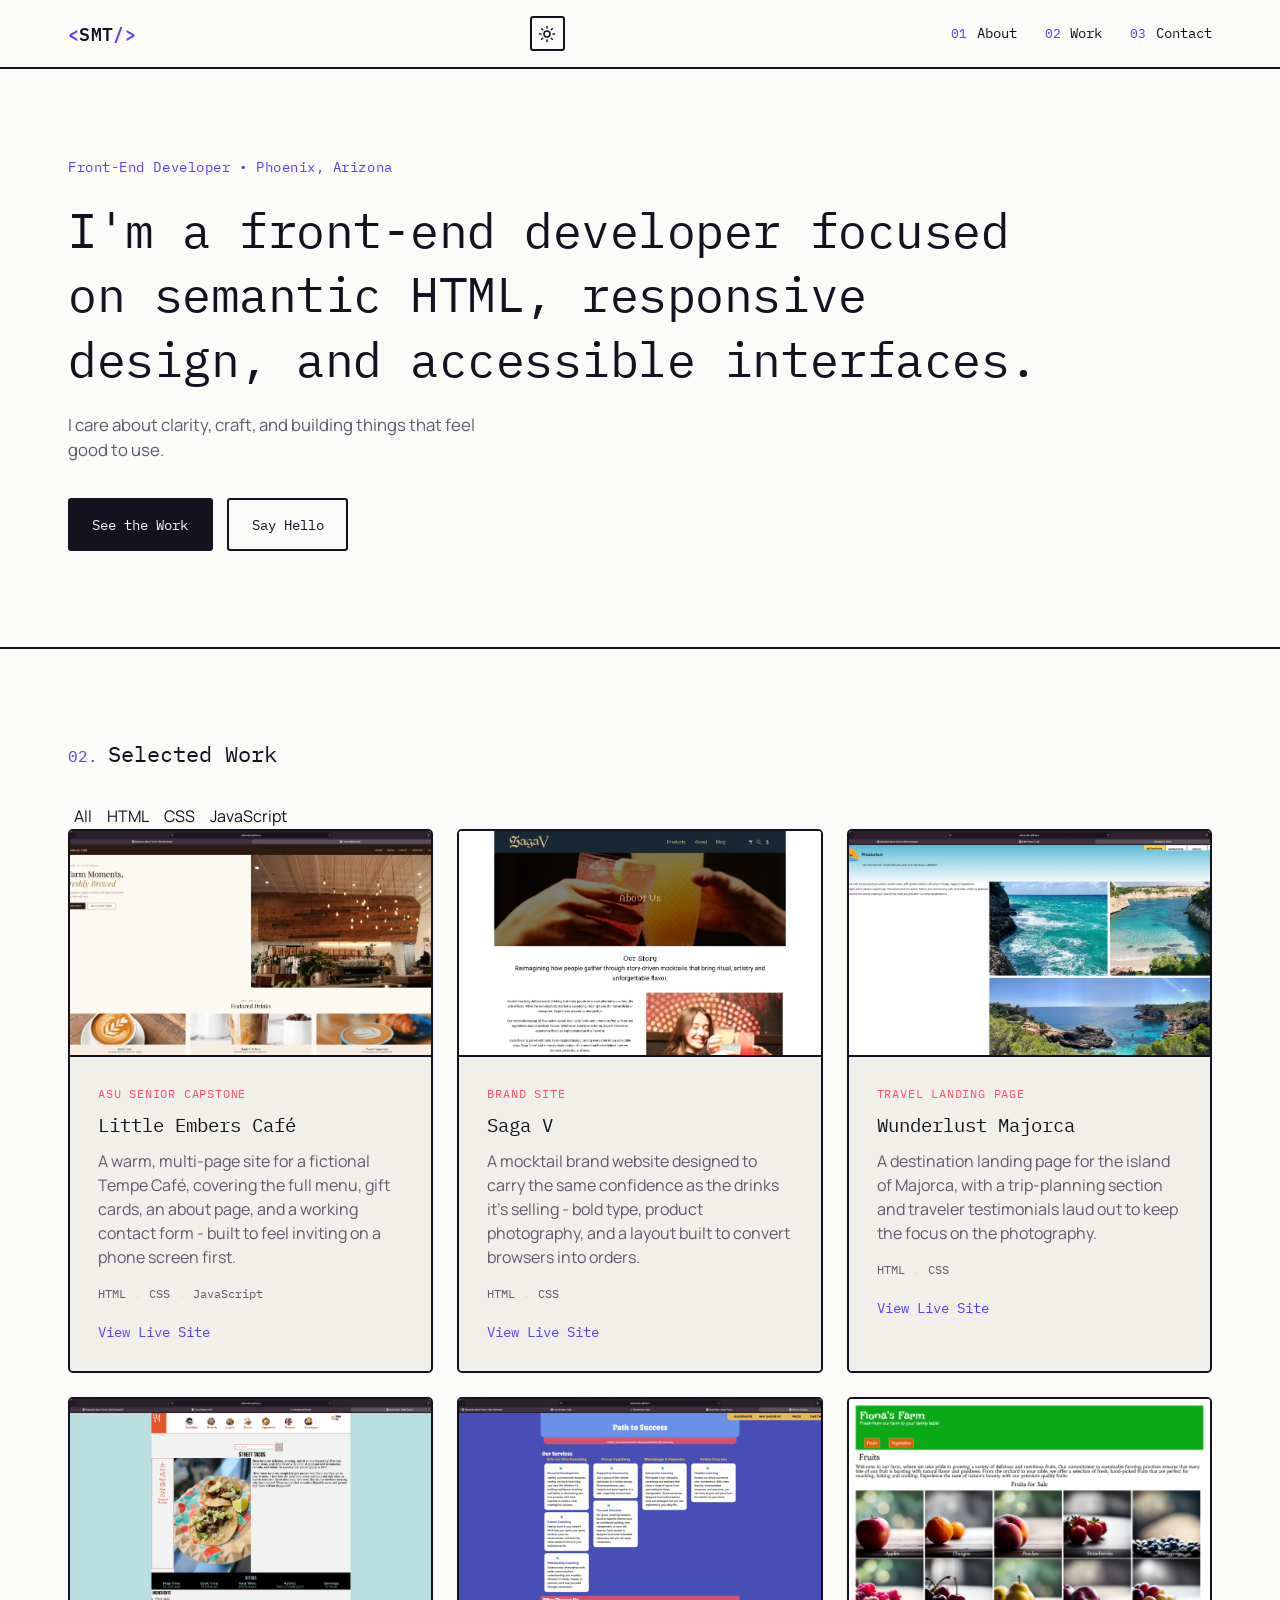
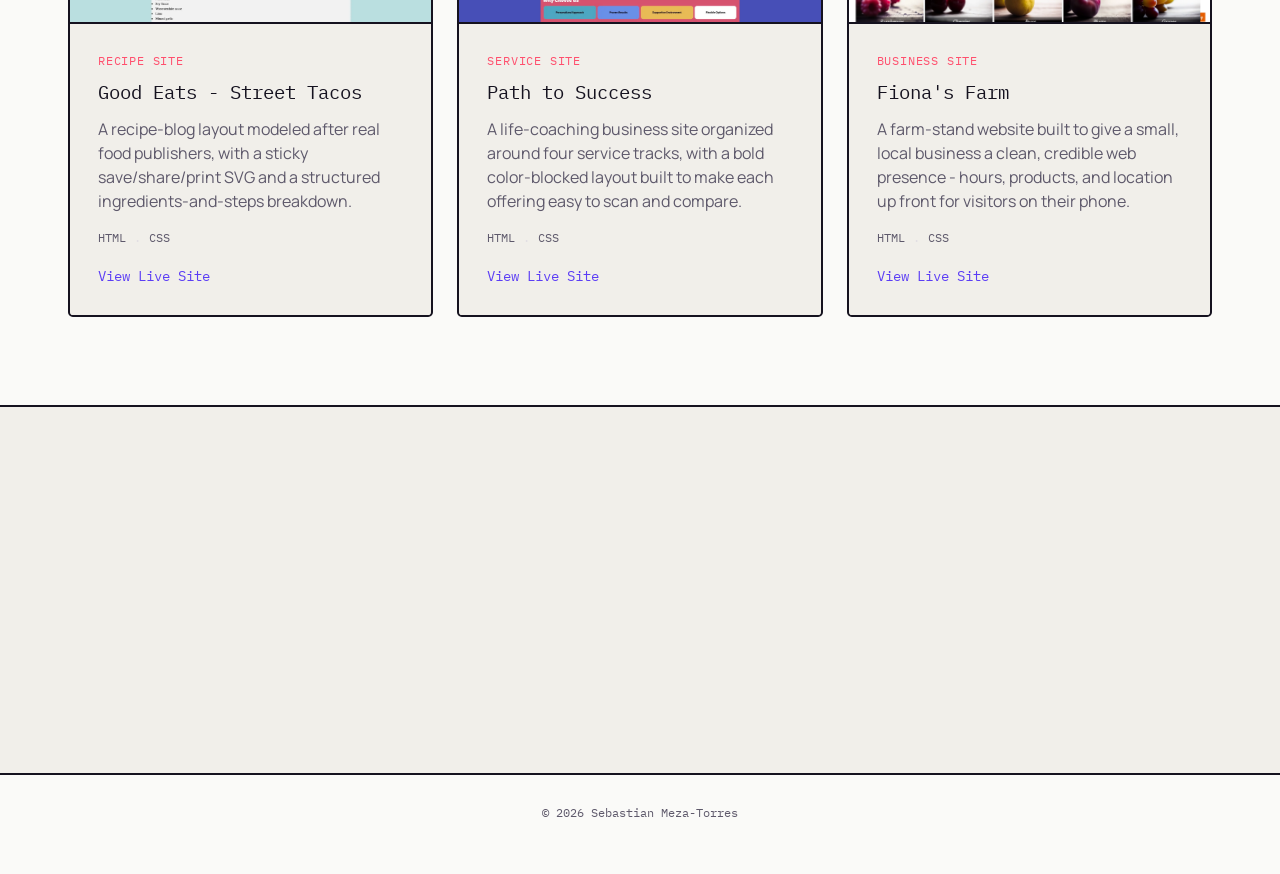
<file: index.html>
<!doctype html>
<html lang="en">
  <head>
    <meta charset="UTF-8" />
    <meta name="author" content="Sebastian Meza-Torres" />
    <meta
      name="keywords"
      content="Portfolio, Web Development, Case Studies, Projects, Contact."
    />
    <meta
      name="description"
      content="Sebastian Meza-Torres, front-end developer in Phoenix, Arizona, turning Figma designs into clean, accessible websites."
    />
    <meta name="viewport" content="width=device-width, initial-scale=1.0" />
    <title>Sebastian Meza-Torres - Front-End Developer</title>
    <link rel="preconnect" href="https://fonts.googleapis.com" />
    <link rel="preconnect" href="https://fonts.gstatic.com" crossorigin />
    <link
      href="https://fonts.googleapis.com/css2?family=IBM+Plex+Mono:wght@400;500;600&family=Manrope:wght@400;500;600;700;800&display=swap"
      rel="stylesheet"
    />
    <link rel="stylesheet" href="css/styles.css" />
  </head>
  <body>
    <a class="skip-link" href="#main">Skip to Content</a>
    <div class="scroll-progress" id="scrollProgress"></div>

    <header class="site-header">
      <div class="wrap header-inner">
        <a
          class="logo"
          href="index.html"
          aria-label="Sebastian Meza-Torres, home"
        >
          <span class="logo-bracket">&lt;</span>SMT<span class="logo-bracket"
            >/&gt;</span
          >
        </a>

        <button
          class="nav-toggle"
          id="navToggle"
          aria-expanded="false"
          aria-controls="primaryNav"
        >
          <span class="visually-hidden">Menu</span>
          <span class="nav-toggle-bar"></span>
          <span class="nav-toggle-bar"></span>
        </button>

        <button
          class="theme-toggle"
          id="themeToggle"
          aria-label="Toggle dark mode"
          aria-pressed="false"
        >
          <svg
            class="icon-sun"
            viewBox="0 0 24 24"
            fill="none"
            stroke="currentColor"
            stroke-width="2"
            stroke-linecap="round"
            stroke-linejoin="round"
            aria-hidden="true"
          >
            <circle cx="12" cy="12" r="4"></circle>
            <path
              d="M12 2v2M12 20v2M4.9 4.9l1.4 1.4M17.7 17.7l1.4 1.4M2 12h2M20 12h2M4.9 19.1l1.4-1.4M17.7 6.3l1.4-1.4"
            ></path>
          </svg>
          <svg
            class="icon-moon"
            viewBox="0 0 24 24"
            fill="none"
            stroke="currentColor"
            stroke-width="2"
            stroke-linecap="round"
            stroke-linejoin="round"
            aria-hidden="true"
          >
            <path d="M21 12.8A9 9 0 1 1 11.2 3a7 7 0 0 0 9.8 9.8z"></path>
          </svg>
        </button>

        <nav class="primary-nav" id="primaryNav" aria-label="Primary">
          <ol>
            <li>
              <a href="about.html"><span class="nav-index">01</span>About</a>
            </li>
            <li>
              <a href="index.html#work"
                ><span class="nav-index">02</span>Work</a
              >
            </li>
            <li>
              <a href="contact.html"
                ><span class="nav-index">03</span>Contact</a
              >
            </li>
          </ol>
        </nav>
      </div>
    </header>

    <main id="main">
      <!-- Hero Section -->

      <section class="hero" id="top">
        <div class="wrap hero-inner">
          <!-- Deleting the image of me as it appears twice. -->
          <div class="hero-copy reveal">
            <p class="eyebrow">Front-End Developer • Phoenix, Arizona</p>
            <h1 class="hero-title scramble">
              I'm a front-end developer focused on semantic HTML, responsive
              design, and accessible interfaces.
            </h1>
            <p class="hero-lede">
              I care about clarity, craft, and building things that feel good to
              use.
            </p>
            <div class="hero-actions">
              <a class="btn btn-primary" href="#work">See the Work</a>
              <a class="btn btn-ghost" href="mailto:smmtorres6@gmail.com"
                >Say Hello</a
              >
            </div>
          </div>
        </div>
      </section>

      <!-- Work Section -->
      <section class="section" id="work">
        <div class="wrap">
          <h2 class="section-heading reveal">
            <span class="section-index">02.</span>Selected Work
          </h2>

          <div
            class="project-filters reveal"
            role="group"
            aria-label="Filter projects by tech"
          >
            <button
              type="button"
              class="filter-btn is-active"
              data-filter="all"
            >
              All
            </button>
            <button type="button" class="filter-btn" data-filter="html">
              HTML
            </button>
            <button type="button" class="filter-btn" data-filter="css">
              CSS
            </button>
            <button type="button" class="filter-btn" data-filter="js">
              JavaScript
            </button>
          </div>

          <ul class="project-list reveal-group">
            <li class="project-card reveal" data-tags="html css js">
              <div class="project-thumb">
                <img
                  src="Images/little-embers.webp"
                  alt="Little Embers Café homepage, showing a warm coffee shop interior photo and featured drinks"
                  loading="lazy"
                  width="800"
                  height="500"
                />
              </div>
              <div class="project-text">
                <p class="project-tag">ASU Senior Capstone</p>
                <h3 class="project-title">Little Embers Café</h3>
                <p class="project-desc">
                  A warm, multi-page site for a fictional Tempe Café, covering
                  the full menu, gift cards, an about page, and a working
                  contact form&nbsp;- built to feel inviting on a phone screen
                  first.
                </p>
                <ul class="project-meta">
                  <li>HTML</li>
                  <li>CSS</li>
                  <li>JavaScript</li>
                </ul>
                <div class="project-links">
                  <a
                    class="project-link"
                    href="https://sebmezator.github.io/little-embers-cafe/"
                    target="_blank"
                    rel="noopener"
                    >View Live Site <span aria-hidden="true"></span
                  ></a>
                </div>
              </div>
            </li>

            <li class="project-card reveal" data-tags="html css">
              <div class="project-thumb">
                <img
                  src="Images/saga-v.webp"
                  alt="Saga V about page, showing hands toasting mocktail glasses"
                  loading="lazy"
                  width="800"
                  height="500"
                />
              </div>

              <div class="project-text">
                <p class="project-tag">Brand Site</p>
                <h3 class="project-title">Saga V</h3>
                <p class="project-desc">
                  A mocktail brand website designed to carry the same confidence
                  as the drinks it's selling&nbsp;- bold type, product
                  photography, and a layout built to convert browsers into
                  orders.
                </p>
                <ul class="project-meta">
                  <li>HTML</li>
                  <li>CSS</li>
                </ul>
                <div class="project-links">
                  <a
                    class="project-link"
                    href="https://tourmaline-trifle-f8573d.netlify.app/about-us"
                    target="_blank"
                    rel="noopener"
                    >View Live Site <span aria-hidden="true"></span
                  ></a>
                </div>
              </div>
            </li>

            <li class="project-card reveal" data-tags="html css">
              <div class="project-thumb">
                <img
                  src="Images/wunderlust-majorca.webp"
                  alt="Wunderlust travel site showing coastal photography of Majorca"
                  loading="lazy"
                  width="800"
                  height="500"
                />
              </div>
              <div class="project-text">
                <p class="project-tag">Travel Landing Page</p>
                <h3 class="project-title">Wunderlust Majorca</h3>
                <p class="project-desc">
                  A destination landing page for the island of Majorca, with a
                  trip-planning section and traveler testimonials laud out to
                  keep the focus on the photography.
                </p>
                <ul class="project-meta">
                  <li>HTML</li>
                  <li>CSS</li>
                </ul>
                <div class="project-links">
                  <a
                    class="project-link"
                    href="https://sebmezator.github.io/Wunderlust/wunderlust-majorca"
                    target="_blank"
                    rel="noopener"
                    >View Live Site <span aria-hidden="true"></span
                  ></a>
                </div>
              </div>
            </li>

            <li class="project-card reveal" data-tag="html css">
              <div class="project-thumb">
                <img
                  src="Images/good-eats.webp"
                  alt="Good Eats recipe page for street tacos, showing a recipe photo and ingredient list"
                  loading="lazy"
                  width="800"
                  height="500"
                />
              </div>
              <div class="project-text">
                <p class="project-tag">Recipe Site</p>
                <h3 class="project-title">Good Eats - Street Tacos</h3>
                <p class="project-desc">
                  A recipe-blog layout modeled after real food publishers, with
                  a sticky save/share/print SVG and a structured
                  ingredients-and-steps breakdown.
                </p>
                <ul class="project-meta">
                  <li>HTML</li>
                  <li>CSS</li>
                </ul>
                <div class="project-links">
                  <a
                    class="project-link"
                    href="https://sebmezator.github.io/recipe/"
                    target="_blank"
                    rel="noopener"
                    >View Live Site <span aria-hidden="true"></span
                  ></a>
                </div>
              </div>
            </li>

            <li class="project-card reveal" data-tags="html css">
              <div class="project-thumb">
                <img
                  src="Images/path-to-success.webp"
                  alt="Path to Success life-coaching website showing service cards for one-on-one and group coaching"
                  loading="lazy"
                  width="800"
                  height="500"
                />
              </div>
              <div class="project-text">
                <p class="project-tag">Service Site</p>
                <h3 class="project-title">Path to Success</h3>
                <p class="project-desc">
                  A life-coaching business site organized around four service
                  tracks, with a bold color-blocked layout built to make each
                  offering easy to scan and compare.
                </p>
                <ul class="project-meta">
                  <li>HTML</li>
                  <li>CSS</li>
                </ul>
                <div class="project-links">
                  <a
                    class="project-link"
                    href="https://sebmezator.github.io/path-to-success/"
                    target="_blank"
                    rel="noopener"
                    >View Live Site <span aria-hidden="true"></span
                  ></a>
                </div>
              </div>
            </li>

            <li class="project-card reveal" data-tags="html css">
              <div class="project-thumb">
                <img
                  src="Images/fiona-farm.webp"
                  alt="Fiona's Farm website showing fruits and vegetables to sell"
                  loading="lazy"
                  width="800"
                  height="500"
                />
              </div>
              <div class="project-text">
                <p class="project-tag">Business Site</p>
                <h3 class="project-title">Fiona's Farm</h3>
                <p class="project-desc">
                  A farm-stand website built to give a small, local business a
                  clean, credible web presence&nbsp;- hours, products, and
                  location up front for visitors on their phone.
                </p>
                <ul class="project-meta">
                  <li>HTML</li>
                  <li>CSS</li>
                </ul>
                <div class="project-links">
                  <a
                    class="project-link"
                    href="https://sebmezator.github.io/Farm/"
                    target="_blank"
                    rel="noopener"
                    >View Live Site <span aria-hidden="true"></span
                  ></a>
                </div>
              </div>
            </li>
          </ul>
        </div>
      </section>

      <!-- CTA -->
      <section class="section section-alt cta-band">
        <div class="wrap cta-inner reveal">
          <h2 class="cta-heading">Got a project or a role in mind?</h2>
          <p class="cta-text">
            I'm looking for full-time front-end opportunities and always up for
            a good project conversation.
          </p>
          <div class="hero-actions cta-actions">
            <a class="btn btn-primary" href="contact.html">Get in Touch</a>
            <a class="btn btn-ghost" href="Sebastian_Torres_Resume.pdf"
              >Download Resume</a
            >
          </div>
        </div>
      </section>
    </main>

    <!-- Footer -->
    <footer class="site-footer">
      <div class="wrap footer-inner">
        <p>&copy; <span id="year"></span> Sebastian Meza-Torres</p>
      </div>
    </footer>

    <button
      class="back-to-top"
      id="backToTop"
      aria-label="Back to Top"
    ></button>
    <script src="js/index.js"></script>
  </body>
</html>
</file>
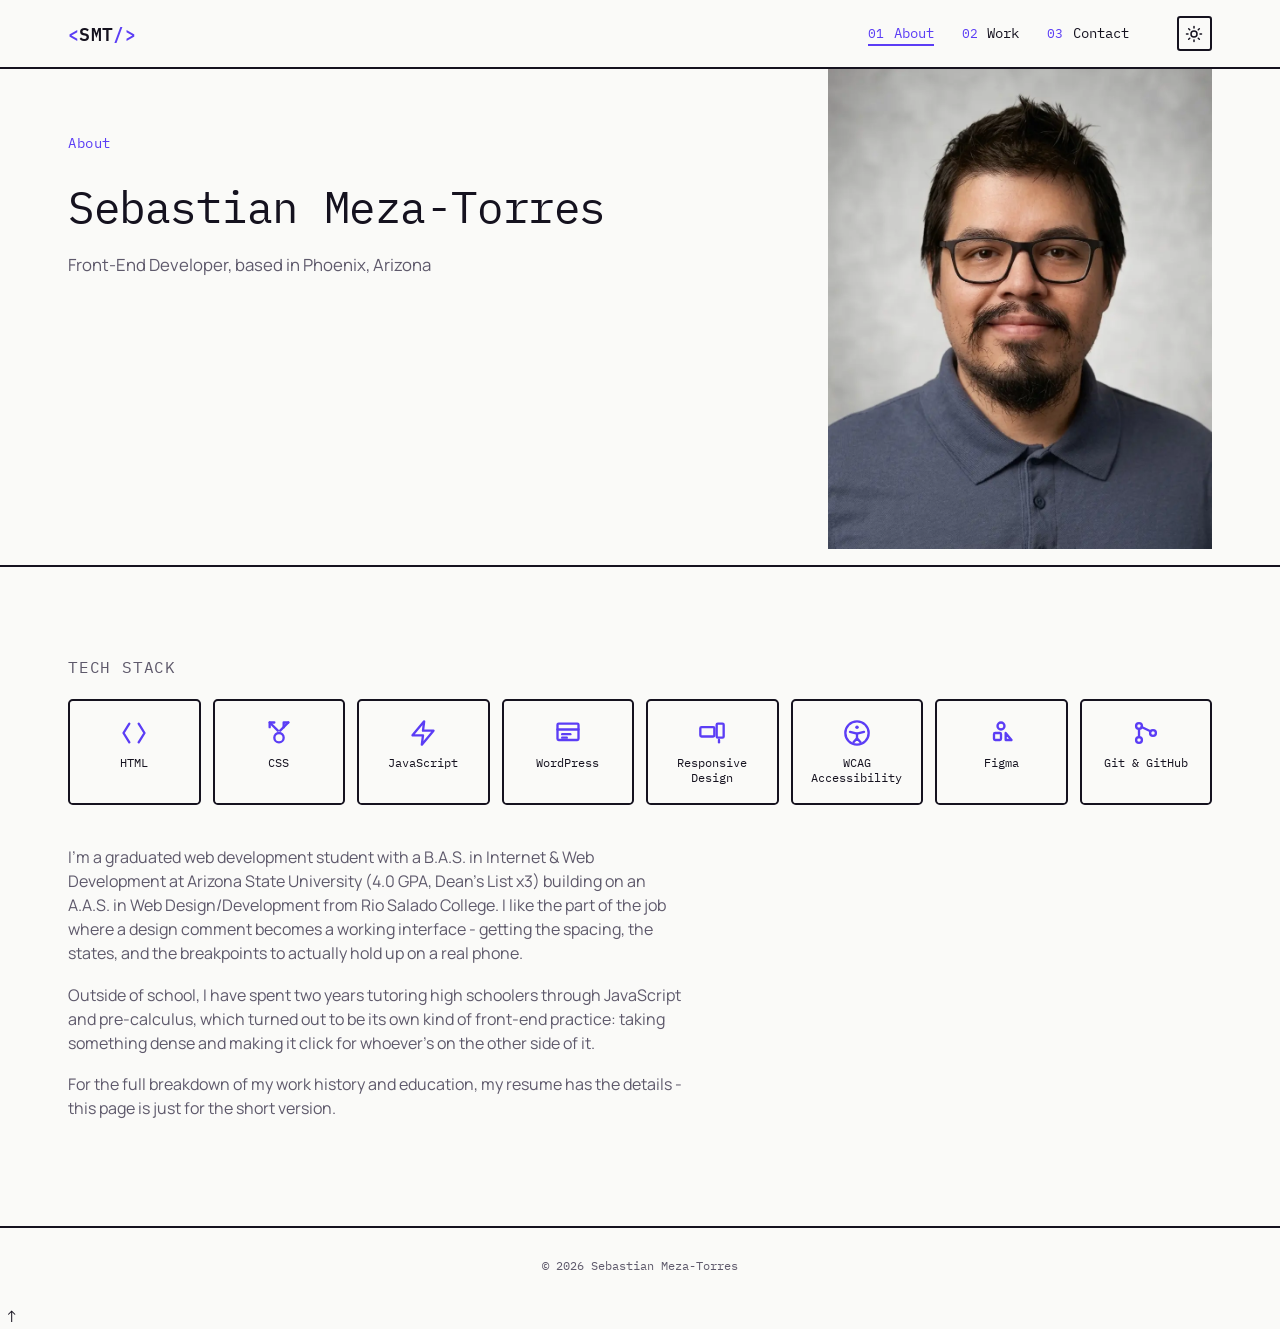
<file: about.html>
<!doctype html>
<html lang="en">
  <head>
    <meta charset="UTF-8" />
    <meta name="author" content="Sebastian Meza-Torres" />
    <meta
      name="keywords"
      content="about, Sebastian, tech stack, experience, web development."
    />
    <meta
      name="description"
      content="This page serves as the about me page for my portfolio website."
    />
    <meta name="viewport" content="width=device-width, initial-scale=1.0" />
    <title>About - Sebastian Meza-Torres</title>
    <link rel="preconnect" href="https://fonts.googleapis.com" />
    <link rel="preconnect" href="https://fonts.gstatic.com" crossorigin />
    <link
      rel="stylesheet"
      href="https://fonts.googleapis.com/css2?family=IBM+Plex+Mono:wght@400;500;600&family=Manrope:wght@400;500;600;700;800&display=swap"
    />
    <link rel="stylesheet" href="css/styles.css" />
    <noscript
      ><style>
        body {
          opacity: 1 !important;
        }
      </style></noscript
    >
  </head>
  <body>
    <a class="skip-link" href="#main">Skip to Content</a>
    <div class="scroll-progress" id="scrollProgress"></div>
    <header class="site-header">
      <div class="wrap header-inner">
        <a
          class="logo"
          href="index.html"
          aria-label="Sebastian Meza-Torres, home"
        >
          <span class="logo-bracket">&lt;</span>SMT<span class="logo-bracket"
            >/&gt;</span
          >
        </a>

        <button
          class="nav-toggle"
          id="navToggle"
          aria-expanded="false"
          aria-controls="primaryNav"
        >
          <span class="visually-hidden">Menu</span>
          <span class="nav-toggle-bar"></span>
          <span class="nav-toggle-bar"></span>
          <span class="nav-toggle-bar"></span>
        </button>

        <nav class="primary-nav" id="primaryNav" aria-label="Primary">
          <ol>
            <li>
              <a href="about.html" aria-current="page"
                ><span class="nav-index">01</span>About</a
              >
            </li>
            <li>
              <a href="index.html#work"
                ><span class="nav-index">02</span>Work</a
              >
            </li>
            <li>
              <a href="contact.html"
                ><span class="nav-index">03</span>Contact</a
              >
            </li>
          </ol>
          <button
            class="theme-toggle"
            id="themeToggle"
            aria-label="Toggle dark mode"
            aria-pressed="false"
          >
            <svg
              class="icon-sun"
              viewBox="0 0 24 24"
              fill="none"
              stroke="currentColor"
              stroke-width="2"
              stroke-linecap="round"
              stroke-linejoin="round"
              aria-hidden="true"
            >
              <circle cx="12" cy="12" r="4"></circle>
              <path
                d="M12 2v2M12 20v2M4.9 4.9l1.4 1.4M17.7 17.7l1.4 1.4M2 12h2M20 12h2M4.9 19.1l1.4-1.4M17.7 6.3l1.4-1.4"
              ></path>
            </svg>
            <svg
              class="icon-moon"
              viewBox="0 0 24 24"
              fill="none"
              stroke="currentColor"
              stroke-width="2"
              stroke-linecap="round"
              stroke-linejoin="round"
              aria-hidden="true"
            >
              <path d="M21 12.8A9 9 0 1 1 11.2 3a7 7 0 0 0 9.8 9.8z"></path>
            </svg>
          </button>
        </nav>
      </div>
    </header>

    <main id="main">
      <section class="about-hero">
        <div class="wrap about-hero-inner">
          <div class="about-photo reveal">
            <img
              src="Images/Sebastian-Headshot.webp"
              alt="Portrait of Sebastian Meza-Torres"
              width="880"
              height="1186"
            />
          </div>
          <div class="about-copy reveal">
            <p class="eyebrow">About</p>
            <h1 class="about-title scramble">Sebastian Meza-Torres</h1>
            <p class="about-role">
              Front-End Developer, based in Phoenix, Arizona
            </p>
          </div>
        </div>
      </section>

      <section class="section">
        <div class="wrap about-body-grid">
          <div class="about-skills reveal">
            <h2 class="subsection-heading">Tech Stack</h2>
            <ul class="skills-list reveal-group" aria-label="Core Skills">
              <li>
                <svg
                  viewBox="0 0 24 24"
                  fill="none"
                  stroke="currentColor"
                  stroke-width="2"
                  stroke-linecap="round"
                  stroke-linejoin="round"
                  aria-hidden="true"
                >
                  <polyline points="8 4 3 12 8 20"></polyline>
                  <polyline points="16 4 21 12 16 20"></polyline>
                </svg>
                <span>HTML</span>
              </li>
              <li>
                <svg
                  viewBox="0 0 24 24"
                  fill="none"
                  stroke="currentColor"
                  stroke-width="2"
                  stroke-linecap="round"
                  stroke-linejoin="round"
                  aria-hidden="true"
                >
                  <path d="M8 3H4v4"></path>
                  <path d="M20 3h-4v4"></path>
                  <path d="M4 3l7 7"></path>
                  <path d="M20 3l-7 7"></path>
                  <circle cx="12" cy="16" r="4"></circle>
                </svg>
                <span>CSS</span>
              </li>
              <li>
                <svg
                  viewBox="0 0 24 24"
                  fill="none"
                  stroke="currentColor"
                  stroke-width="2"
                  stroke-linecap="round"
                  stroke-linejoin="round"
                  aria-hidden="true"
                >
                  <polygon
                    points="13 2 3 14 12 14 11 22 21 10 12 10 13 2"
                  ></polygon>
                </svg>
                <span>JavaScript</span>
              </li>
              <li>
                <svg
                  viewBox="0 0 24 24"
                  fill="none"
                  stroke="currentColor"
                  stroke-width="2"
                  stroke-linecap="round"
                  stroke-linejoin="round"
                  aria-hidden="true"
                >
                  <rect x="3" y="4" width="18" height="14" rx="1"></rect>
                  <line x1="3" y1="9" x2="21" y2="9"></line>
                  <line x1="7" y1="13" x2="14" y2="13"></line>
                  <line x1="7" y1="16" x2="11" y2="16"></line>
                </svg>
                <span>WordPress</span>
              </li>
              <li>
                <svg
                  viewBox="0 0 24 24"
                  fill="none"
                  stroke="currentColor"
                  stroke-width="2"
                  stroke-linecap="round"
                  stroke-linejoin="round"
                  aria-hidden="true"
                >
                  <rect x="2" y="7" width="12" height="8" rx="1"></rect>
                  <rect x="16" y="4" width="6" height="12" rx="1"></rect>
                  <line x1="18" y1="18" x2="18" y2="20"></line>
                </svg>
                <span>Responsive Design</span>
              </li>
              <li>
                <svg
                  viewBox="0 0 24 24"
                  fill="none"
                  stroke="currentColor"
                  stroke-width="2"
                  stroke-linecap="round"
                  stroke-linejoin="round"
                  aria-hidden="true"
                >
                  <circle cx="12" cy="12" r="10"></circle>
                  <circle
                    cx="12"
                    cy="7"
                    r="1.5"
                    fill="currentColor"
                    stroke="none"
                  ></circle>
                  <path d="M6 11l6 1.5 6-1.5"></path>
                  <path d="M12 12.5v4"></path>
                  <path d="M9 20l3-3.5 3 3.5"></path>
                </svg>
                <span>WCAG Accessibility</span>
              </li>
              <li>
                <svg
                  viewBox="0 0 24 24"
                  fill="none"
                  stroke="currentColor"
                  stroke-width="2"
                  stroke-linecap="round"
                  stroke-linejoin="round"
                  aria-hidden="true"
                >
                  <circle cx="12" cy="6" r="3"></circle>
                  <rect x="6" y="12" width="6" height="6" rx="1"></rect>
                  <polygon points="16 12 21 18 16 18"></polygon>
                </svg>
                <span>Figma</span>
              </li>
              <li>
                <svg
                  viewBox="0 0 24 24"
                  fill="none"
                  stroke="currentColor"
                  stroke-width="2"
                  stroke-linecap="round"
                  stroke-linejoin="round"
                  aria-hidden="true"
                >
                  <circle cx="6" cy="6" r="2.5"></circle>
                  <circle cx="6" cy="18" r="2.5"></circle>
                  <circle cx="18" cy="12" r="2.5"></circle>
                  <path d="M6 8.5v7"></path>
                  <path d="M8.2 6.9l7.6 3.6"></path>
                </svg>
                <span>Git &amp; GitHub</span>
              </li>
            </ul>
          </div>
          <div class="about-body reveal">
            <p>
              I'm a graduated web development student with a B.A.S. in Internet
              &amp; Web Development at Arizona State University (4.0 GPA, Dean's
              List x3) building on an A.A.S. in Web Design/Development from Rio
              Salado College. I like the part of the job where a design comment
              becomes a working interface&nbsp;- getting the spacing, the
              states, and the breakpoints to actually hold up on a real phone.
            </p>
            <p>
              Outside of school, I have spent two years tutoring high schoolers
              through JavaScript and pre-calculus, which turned out to be its
              own kind of front-end practice: taking something dense and making
              it click for whoever's on the other side of it.
            </p>
            <p>
              For the full breakdown of my work history and education, my resume
              has the details&nbsp;- this page is just for the short version.
            </p>
          </div>
        </div>
      </section>
    </main>

    <footer class="site-footer">
      <div class="wrap footer-inner">
        <p>&copy; <span id="year"></span> Sebastian Meza-Torres</p>
      </div>
    </footer>

    <button class="back-to-top" id="backToTop" aria-label="Back to Top">
      ↑
    </button>
    <script src="js/index.js"></script>
  </body>
</html>
</file>
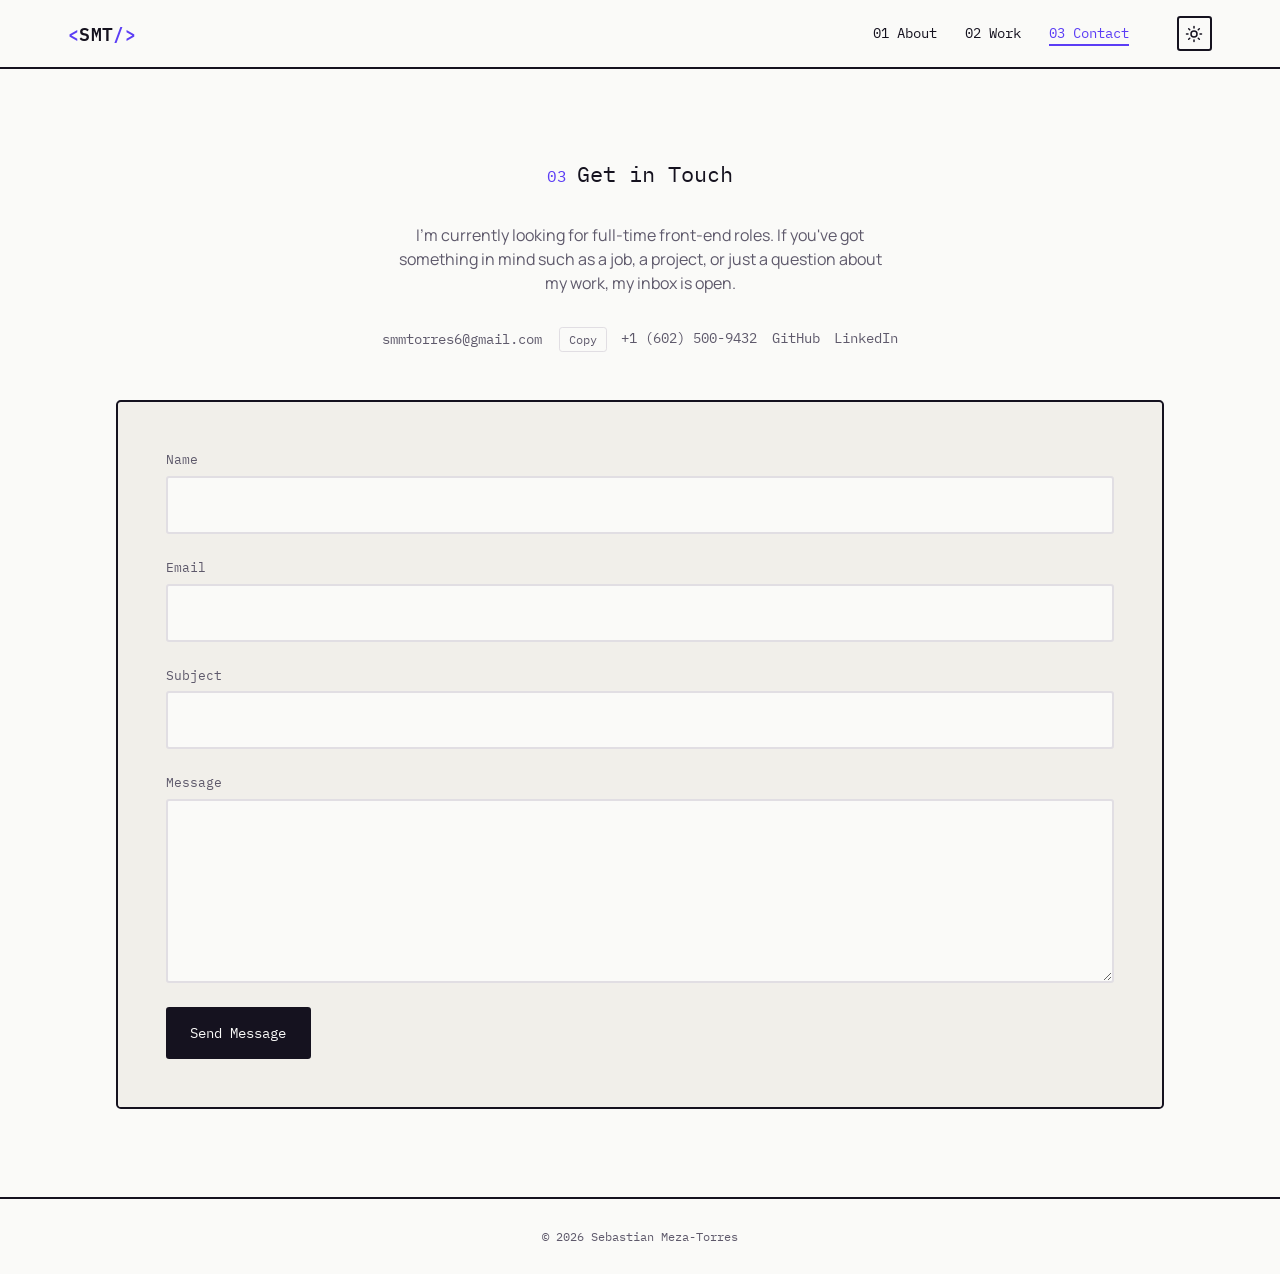
<file: contact.html>
<!doctype html>
<html lang="en">
  <head>
    <meta charset="UTF-8" />
    <meta name="author" content="Sebastian Meza-Torres" />
    <meta
      name="keywords"
      content="contact, contact form, GitHub, LinkedIn, email."
    />
    <meta
      name="description"
      content="Get in touch with Sebastian Meza-Torres, a front-end developer based in Phoenix, Arizona."
    />
    <meta name="viewport" content="width=device-width, initial-scale=1.0" />
    <title>Contact - Sebastian Meza-Torres</title>
    <link rel="stylesheet" href="css/styles.css" />
    <link rel="preconnect" href="https://fonts.googleapis.com" />
    <link rel="preconnect" href="https://fonts.gstatic.com" crossorigin />
    <link
      href="https://fonts.googleapis.com/css2?family=IBM+Plex+Mono:wght@400;500;600&family=Manrope:wght@400;500;600;700;800&display=swap"
      rel="stylesheet"
    />
    <noscript
      ><style>
        body {
          opacity: 1 !important;
        }
      </style></noscript
    >
  </head>
  <body>
    <a class="skip-link" href="#main">Skip to Content</a>
    <div class="scroll-progress" id="scrollProgress"></div>

    <header class="site-header">
      <div class="wrap header-inner">
        <a
          class="logo"
          href="index.html"
          aria-label="Sebastian Meza-Torres, home"
        >
          <span class="logo-bracket">&lt;</span>SMT<span class="logo-bracket"
            >/&gt;</span
          >
        </a>

        <button
          class="nav-toggle"
          id="navToggle"
          aria-expanded="false"
          aria-controls="primaryNav"
        >
          <span class="visually-hidden">Menu</span>
          <span class="nav-toggle-bar"></span>
          <span class="nav-toggle-bar"></span>
          <span class="nav-toggle-bar"></span>
        </button>

        <nav class="primary-nav" id="primaryNav" aria-label="Primary">
          <ol>
            <li>
              <a href="about.html"><span class="nav.index">01</span> About</a>
            </li>
            <li>
              <a href="index.html#work"
                ><span class="nav.index">02</span> Work</a
              >
            </li>
            <li>
              <a href="contact.html" aria-current="page"
                ><span class="nav.index">03</span> Contact</a
              >
            </li>
          </ol>
          <button class="theme-toggle" id="themeToggle" aria-label="Toggle dark mode" aria-pressed="false">
             <svg class="icon-sun" viewBox="0 0 24 24" fill="none" stroke="currentColor" stroke-width="2" stroke-linecap="round" stroke-linejoin="round" aria-hidden="true">
              <circle cx="12" cy="12" r="4"></circle>
              <path d="M12 2v2M12 20v2M4.9 4.9l1.4 1.4M17.7 17.7l1.4 1.4M2 12h2M20 12h2M4.9 19.1l1.4-1.4M17.7 6.3l1.4-1.4"></path>
            </svg>
            <svg class="icon-moon" viewBox="0 0 24 24" fill="none" stroke="currentColor" stroke-width="2" stroke-linecap="round" stroke-linejoin="round" aria-hidden="true">
              <path d="M21 12.8A9 9 0 1 1 11.2 3a7 7 0 0 0 9.8 9.8z"></path>
            </svg>
          </button>
        </nav>
      </div>
    </header>

    <main id="main">
      <section class="section contact-page">
        <div class="wrap contact-page-grid">
          <div class="contact-intro reveal">
            <h1 class="section-heading"><span class="section-index">03</span>Get in Touch</h1>
            <p class="contact-lede">I'm currently looking for full-time front-end roles. If you've got something in mind such as a job, a project, or just a question about my work, my inbox is open.</p>
            <ul class="contact-links">
              <li>
                <a href="mailto:smmtorres6@gmail.com">smmtorres6@gmail.com</a>
                <button type="button" class="copy-btn" data-copy="smmtorres6@gmail.com" aria-label="Copy email address">Copy</button>
              </li>
              <li><a href="tel:+16025009432">+1 (602) 500-9432</a></li>
              <li><a href="https://github.com/SebMezaTor">GitHub</a></li>
              <li><a href="www.linkedin.com/in/sebastian-meza-torres">LinkedIn</a></li>
            </ul>
          </div>
        

        <form
          class="contact-form reveal"
          action="https://formsubmit.co/smmtorres6@gmail.com"
          method="POST"
          >

          <input type="hidden" name="_subject" value="New message from your portfolio website">
          <input type="hidden" name="_template" value="table">
          <input type="hidden" name="_captcha" value="false">
          <input type="hidden" name="_next" value="https://sebmezator.github.io/contact.html?sent=true">

          <input type="text" name="_honey" style="display:none">

          <div class="form-field">
            <label for="name">Name</label>
            <input type="text" id="name" name="name" autocomplete="name" required>
            </div>

            <div class="form-field">
              <label for="email">Email</label>
              <input type="email" id="email" name="email" autocomplete="email" required>
            </div>

            <div class="form-field">
              <label for="subject">Subject</label>
              <input type="text" id="subject" name="subject" autocomplete="off">
            </div>

            <div class="form-field">
              <label for="message">Message</label>
              <textarea id="message" name="message" rows="6" required></textarea>
            </div>

            <button type="submit" class="btn btn-primary">Send Message</button>
            <p class="form-note" id="sentNote" hidden>Thank you! Your message is on its way. I'll get back to you soon.</p>
            </form>
            </div>
          </div>
          </section>
    </main>

    <footer class="site-footer">
      <div class="wrap footer-inner">
        <p>&copy; <span id="year"></span> Sebastian Meza-Torres</p>
      </div>
    </footer>
    
    <script src="js/index.js"></script>
  </body>
</html>
</file>
<file: css/styles.css>
/* http://meyerweb.com/eric/tools/css/reset/ 
   v2.0 | 20110126
   License: none (public domain)
*/

html,
body,
div,
span,
applet,
object,
iframe,
h1,
h2,
h3,
h4,
h5,
h6,
p,
blockquote,
pre,
a,
abbr,
acronym,
address,
big,
cite,
code,
del,
dfn,
em,
img,
ins,
kbd,
q,
s,
samp,
small,
strike,
strong,
sub,
sup,
tt,
var,
b,
u,
i,
center,
dl,
dt,
dd,
ol,
ul,
li,
fieldset,
form,
label,
legend,
table,
caption,
tbody,
tfoot,
thead,
tr,
th,
td,
article,
aside,
canvas,
details,
embed,
figure,
figcaption,
footer,
header,
hgroup,
menu,
nav,
output,
ruby,
section,
summary,
time,
mark,
audio,
video {
  margin: 0;
  padding: 0;
  border: 0;
  font-size: 100%;
  font: inherit;
  vertical-align: baseline;
}
/* HTML5 display-role reset for older browsers */
article,
aside,
details,
figcaption,
figure,
footer,
header,
hgroup,
menu,
nav,
section {
  display: block;
}
body {
  line-height: 1;
}
ol,
ul {
  list-style: none;
}
blockquote,
q {
  quotes: none;
}
blockquote:before,
blockquote:after,
q:before,
q:after {
  content: "";
  content: none;
}
table {
  border-collapse: collapse;
  border-spacing: 0;
}

*,
*::before,
*::after {
  box-sizing: border-box;
}

html {
  -webkit-text-size-adjust: 100%;
}

body {
  -webkit-font-smoothing: antialiased;
}

img,
picture,
svg,
video {
  display: block;
  max-width: 100%;
}

input,
button,
textarea,
select {
  font: inherit;
  color: inherit;
}

a {
  color: inherit;
  text-decoration: none;
}

h1,
h2,
h3,
h4,
h5,
h6 {
  font-weight: inherit;
}

button {
  background: none;
  border: none;
  cursor: pointer;
}

@media (prefers-reduced-motion: reduce) {
  *,
  *::before,
  *::after {
    animation-duration: 0.01ms !important;
    animation-iteration-count: 1 !important;
    transition-duration: 0.01ms !important;
    scroll-behavior: auto !important;
  }
}

/* Root */
:root {
  --bone: #fafaf8;
  --bone-raised: #f1efea;
  --ink: #15121f;
  --ink-soft: #5e596b;
  --line: #e1dee3;
  --accent: #5b3df5;
  --accent-rgb: 91, 61, 245;
  --accent-dark: #4527d6;
  --brick: #ff4f6d;
  --font-display: "IBM Plex Mono", ui-monospace, monospace;
  --font-body: "Manrope", system-ui, sans-serif;
  --wrap: 74rem;
  --gutter: 1.25rem;
}

[data-theme="dark"] {
  --bone: #15121f;
  --bone-raised: #121a2b;
  --ink: #f1efea;
  --ink-soft: #a8a3b8;
  --line: #322c40;
  --accent: #8b7bff;
  --accent-rgb: 139, 123, 255;
  --accent-dark: #5b3df5;
}

.theme-toggle {
  display: flex;
  align-items: center;
  width: 2.2rem;
  height: 2.2rem;
  border: 2px solid var(--ink);
  border-radius: 0.2rem;
  background: transparent;
  color: var(--ink);
  /* Added a margin-top for the dark mode inside the hamburger menu in the mobile screen */
  margin-left: 0.75rem;
  transition:
    border-color 0.15s ease,
    color 0.15s ease;
}

.theme-toggle:hover {
  border-color: var(--accent);
  color: var(--accent);
}

.theme-toggle svg {
  width: 18px;
  height: 18px;
}

.theme-toggle .icon-moon {
  display: none;
}

[data-theme="dark"] .theme-toggle .icon-sun {
  display: none;
}

[data-theme="dark"] .theme-toggle .icon-moon {
  display: block;
}

/* Mobile-First Styles */

html {
  scroll-behavior: smooth;
}

body {
  background: var(--bone);
  color: var(--ink);
  font-family: var(--font-body);
  font-size: 1rem;
  line-height: 1.5;
}

.wrap {
  width: 100%;
  max-width: var(--wrap);
  margin-inline: auto;
  padding-inline: var(--gutter);
}

.visually-hidden {
  position: absolute;
  width: 1px;
  height: 1px;
  overflow: hidden;
  clip: rect(0, 0, 0, 0);
  white-space: nowrap;
}

.skip-link {
  position: absolute;
  left: 1rem;
  top: -3rem;
  background: var(--accent);
  color: var(--bone);
  padding: 0.6rem 1rem;
  border-radius: 0.2rem;
  font-family: var(--font-display);
  font-size: 0.85rem;
  transition: top 0.15s ease;
  z-index: 100;
}

.skip-link:focus {
  top: 1rem;
}

a:focus-visible,
button:focus-visible {
  outline: 2px solid var(--accent);
  outline-offset: 3px;
}

/* Header and Nav */
.site-header {
  position: sticky;
  top: 0;
  z-index: 50;
  background: var(--bone);
  border-bottom: 2px solid var(--ink);
}

.header-inner {
  display: flex;
  align-items: center;
  justify-content: space-between;
  padding-block: 1rem;
}

.logo {
  font-family: var(--font-display);
  font-weight: 600;
  font-size: 1.1rem;
  letter-spacing: 0.02em;
}

.logo-bracket {
  color: var(--accent);
}

.nav-toggle {
  display: flex;
  flex-direction: column;
  gap: 5px;
  padding: 0.5rem;
  margin-left: auto;
}

.nav-toggle-bar {
  width: 22px;
  height: 2px;
  background: var(--ink);
  border-radius: 1px;
  transition:
    transform 0.2s ease,
    opacity 0.2s ease;
}

.nav-toggle[aria-expanded="true"] .nav-toggle-bar:nth-child(2) {
  transform: translateY(7px) rotate(45deg);
}

.nav-toggle[aria-expanded="true"] .nav-toggle-bar:nth-child(3) {
  opacity: 0;
}

.nav-toggle[aria-expanded="true"] .nav-toggle-bar:nth-child(4) {
  transform: translateY(-7px) rotate(-45deg);
}

.primary-nav {
  position: fixed;
  inset: 4.2rem 0 0 0;
  background: var(--bone);
  padding: 2rem var(--gutter);
  transform: translateY(-8px);
  opacity: 0;
  pointer-events: none;
  transition:
    opacity 0.2s ease,
    transform 0.2s ease;
}

.primary-nav.is-open {
  opacity: 1;
  transform: translateY(0);
  pointer-events: auto;
}

.primary-nav ol {
  display: flex;
  flex-direction: column;
  gap: 1.5rem;
  font-family: var(--font-display);
  font-size: 1.25rem;
}

.primary-nav ol a {
  position: relative;
}

.primary-nav ol a::after {
  content: "";
  position: absolute;
  left: 0;
  right: 0;
  bottom: -4px;
  height: 2px;
  background: var(--accent);
  transform: scaleX(0);
  transform-origin: left;
  transition: transform 0.2s ease;
}

.primary-nav ol a:hover::after,
.primary-nav ol a:focus-visible::after,
.primary-nav a[aria-current="page"]::after {
  transform: scaleX(1);
}

.primary-nav a[aria-current="page"] {
  color: var(--accent);
}

.nav-index {
  color: var(--accent);
  font-size: 0.8rem;
  margin-right: 0.6rem;
}

/* Hero section */
.hero {
  border-bottom: 2px solid var(--ink);
}

.hero-inner {
  display: flex;
  flex-direction: column;
  padding-block: 0;
}

.hero-copy {
  text-align: center;
}

.eyebrow {
  font-family: var(--font-display);
  color: var(--accent);
  font-size: 0.85rem;
  letter-spacing: 0.04em;
  margin-bottom: 1.25rem;
}

.hero-title {
  font-family: var(--font-display);
  font-size: clamp(1.5rem, 5.5vw, 2.1rem);
  line-height: 1.35;
  letter-spacing: -0.01em;
  max-width: 32ch;
}

.hero-lede {
  margin-top: 1.25rem;
  max-width: 42ch;
  margin-inline: auto;
  color: var(--ink-soft);
  font-size: 1.05rem;
}

.hero-actions {
  display: flex;
  flex-wrap: wrap;
  align-items: center;
  justify-content: center;
  gap: 0.9rem;
  margin-top: 2.25rem;
}

.btn {
  display: inline-flex;
  align-items: center;
  justify-content: center;
  font-family: var(--font-display);
  font-size: 0.9rem;
  padding: 0.85rem 1.4rem;
  border-radius: 0.2rem;
  border: 2px solid var(--ink);
  transition:
    transform 0.12s ease,
    background 0.12s ease,
    color 0.12s ease;
}

.btn-primary {
  background: var(--ink);
  color: var(--bone);
}

.btn-primary:hover {
  background: var(--accent);
  border-color: var(--accent);
}

.btn-ghost {
  background: transparent;
  color: var(--ink);
}

.btn-ghost:hover {
  background: var(--ink);
  color: var(--bone);
}

.btn-large {
  font-size: 1rem;
  padding: 1rem 1.75rem;
}

/* Sections*/
.section {
  padding-block: 3.5rem;
}

.section-alt {
  background: var(--bone-raised);
  border-top: 2px solid var(--ink);
}

.section-heading {
  font-family: var(--font-display);
  font-size: 1.4rem;
  display: flex;
  align-items: baseline;
  gap: 0.6rem;
  margin-bottom: 2rem;
}

.section-index {
  color: var(--accent);
  font-size: 1rem;
}

.subsection-heading {
  font-family: var(--font-display);
  font-size: 1rem;
  color: var(--ink-soft);
  text-transform: uppercase;
  letter-spacing: 0.05em;
  margin-bottom: 1.25rem;
}
/* Project Section */
.project-list {
  display: grid;
  grid-template-columns: 1fr;
  gap: 1.5rem;
}

.project-card {
  position: relative;
  background: var(--bone-raised);
  border: 2px solid var(--ink);
  border-radius: 0.3rem;
  overflow: hidden;
  display: flex;
  flex-direction: column;
  transition:
    border-color 0.15s ease,
    transform 0.15s ease;
}

.project-card:hover {
  border-color: var(--accent);
  transform: translateY(-4px);
}

.project-card::before {
  content: "";
  position: absolute;
  inset: 0;
  pointer-events: none;
  background: radial-gradient(
    280px circle at var(--mx, 50%) var(--my, 50%),
    rgba(var(--accent-rgb), 0.16),
    transparent 70%
  );
  opacity: 0;
  transition: opacity 0.25s ease;
  z-index: 2;
}

.project-card:hover::before {
  opacity: 1;
}

.project-thumb {
  aspect-ratio: 16 / 10;
  border-bottom: 2px solid var(--ink);
  background: var(--bone);
  overflow: hidden;
}

.project-thumb img {
  width: 100%;
  height: 100%;
  object-fit: cover;
  object-position: top center;
  opacity: 0;
  transition:
    transform 0.35s ease,
    opacity 0.5s ease;
}

.project-thumb img.is-loaded {
  opacity: 1;
}

.project-card:hover .project-thumb img {
  transform: scale(1.06);
}

.project-thumb-fallback {
  display: flex;
  align-items: center;
  justify-content: center;
  background: var(--accent);
}

.project-thumb-fallback span {
  font-family: var(--font-display);
  color: var(--bone);
  font-size: 1.1rem;
  text-align: center;
  padding: 1rem;
}

.project-text {
  padding: 1.75rem;
}

.project-tag {
  font-family: var(--font-display);
  font-size: 0.75rem;
  color: var(--brick);
  text-transform: uppercase;
  letter-spacing: 0.05rem;
  margin-bottom: 0.5rem;
}

.project-title {
  font-family: var(--font-display);
  font-size: 1.2rem;
  margin-bottom: 0.6rem;
}

.project-desc {
  color: var(--ink-soft);
  max-width: 60ch;
}

.project-meta {
  display: flex;
  flex-wrap: wrap;
  gap: 0.5rem;
  margin-top: 1rem;
  font-family: var(--font-display);
  font-size: 0.72rem;
  color: var(--ink-soft);
}

.project-meta li::after {
  content: ".";
  margin-left: 0.5rem;
  color: var(--line);
}

.project-meta li:last-child::after {
  content: "";
}

.project-links {
  display: flex;
  flex-wrap: wrap;
  gap: 0.5rem 1.25rem;
  margin-top: 1.25rem;
}

.project-link {
  font-family: var(--font-display);
  font-size: 0.85rem;
  color: var(--accent);
}

.project-link:hover {
  text-decoration: underline;
}

.project-link-secondary {
  color: var(--ink-soft);
}

.project-link-secondary:hover {
  color: var(--accent);
}

/* CTA */
.cta-inner {
  max-width: 42rem;
  text-align: center;
}

.cta-heading {
  font-family: var(--font-display);
  font-size: clamp(1.4rem, 5vw, 1.9rem);
  margin-bottom: 1rem;
}

.cta-text {
  color: var(--ink-soft);
  margin-bottom: 1.75rem;
}

.cta-actions {
  justify-content: center;
  margin-top: 0;
}

/* Footer */
.footer-inner {
  padding-block: 1.75rem;
  font-family: var(--font-display);
  font-size: 0.78rem;
  color: var(--ink-soft);
  text-align: center;
}

.site-footer {
  border-top: 2px solid var(--ink);
}

/* About */
.about-hero {
  border-bottom: 2px solid var(--ink);
}

.about-hero-inner {
  display: flex;
  flex-direction: column;
}

.about-photo {
  background: var(--accent);
  aspect-ratio: 1 / 1;
  overflow: hidden;
  width: calc(100% + var(--gutter) * -1);
  margin-inline: calc(var(--gutter) * -1);
}

.about-photo img {
  width: 100%;
  height: 100%;
  object-fit: cover;
  object-position: top center;
  opacity: 0;
  transition: opacity 0.5s ease;
}

.about-photo img.is-loaded {
  opacity: 1;
}

.about-copy {
  padding-block: 2rem 2.75rem;
}

.about-title {
  font-family: var(--font-display);
  font-size: clamp(1.9rem, 8vw, 2.75rem);
  letter-spacing: -0.01em;
}

.about-role {
  margin-top: 0.75rem;
  color: var(--ink-soft);
  font-size: 1.05rem;
}

.about-body-grid {
  display: flex;
  flex-direction: column;
  gap: 2.5rem;
}

.about-body p {
  color: var(--ink-soft);
  max-width: 62ch;
  margin-bottom: 1.1rem;
}

.about-body .btn {
  margin-top: 0.75rem;
}

.skills-list {
  display: grid;
  grid-template-columns: repeat(auto-fill, minmax(96px, 1fr));
  gap: 0.75rem;
}

.skills-list li {
  display: flex;
  flex-direction: column;
  align-items: center;
  gap: 0.55rem;
  padding: 1.1rem 0.5rem;
  border: 2px solid var(--ink);
  border-radius: 0.3rem;
  background: var(--bone);
  transition:
    border-color 0.15s ease,
    transform 0.15s ease;
}

.skills-list li:hover {
  border-color: var(--accent);
  transform: translateY(-3px);
}

.skills-list li svg {
  width: 28px;
  height: 28px;
  color: var(--accent);
}

.skills-list li span {
  line-height: 1.3;
  color: var(--ink);
  font-size: 0.72rem;
  font-family: var(--font-display);
  text-align: center;
}

/* Contact */
.contact-inner {
  text-align: left;
}

.contact-lede {
  color: var(--ink-soft);
  max-width: 50ch;
  margin-bottom: 2rem;
}

.contact-links {
  display: flex;
  flex-wrap: wrap;
  gap: 1.5rem;
  margin-top: 2.5rem;
  font-family: var(--font-display);
  font-size: 0.9rem;
}

.contact-links a:hover {
  color: var(--accent);
}

.contact-links a {
  color: var(--ink-soft);
}

.contact-page-grid {
  display: flex;
  flex-direction: column;
  gap: 3rem;
}

.contact-intro .contact-lede {
  margin-bottom: 2rem;
}

.contact-intro .contact-links {
  flex-direction: column;
  gap: 0.9rem;
  margin-top: 0;
}

.contact-form {
  display: flex;
  flex-direction: column;
  gap: 1.25rem;
  background: var(--bone-raised);
  border: 2px solid var(--ink);
  border-radius: 0.3rem;
  padding: 1.75rem;
}

.form-field {
  display: flex;
  flex-direction: column;
  gap: 0.4rem;
}

.form-field label {
  font-family: var(--font-display);
  font-size: 0.8rem;
  color: var(--ink-soft);
}

.form-field input,
.form-field textarea {
  background: var(--bone);
  border: 2px solid var(--line);
  border-radius: 0.2rem;
  padding: 0.7rem 0.85rem;
  font-family: var(--font-body);
  font-size: 1rem;
  color: var(--ink);
  resize: vertical;
}

.contact-form .btn {
  align-self: flex-start;
}

.form-note {
  font-family: var(--font-display);
  font-size: 0.85rem;
  color: var(--accent);
}

.form-field input:focus-visible,
.form-field textarea:focus-visible {
  outline: 2px solid var(--accent);
  outline-offset: 2px;
  border-color: var(--accent);
}

/* Copy Button */
.copy-btn {
  font-family: var(--font-display);
  font-size: 0.72rem;
  color: var(--ink-soft);
  background: transparent;
  border: 1px solid var(--line);
  border-radius: 0.2rem;
  padding: 0.2rem 0.55rem;
  margin-left: 0.6rem;
  cursor: pointer;
  transition:
    border-color 0.15s ease,
    color 0.15s ease;
}

.copy-btn:hover {
  border-color: var(--accent);
  color: var(--accent);
}

/* Reveal */
.reveal {
  opacity: 0;
  transform: translateY(18px);
  transition:
    opacity 0.5s ease,
    transform 0.5s ease;
}

.reveal.is-visible {
  opacity: 1;
  transform: none;
}

.project-list.reveal-group .project-card {
  transition-delay: 0ms;
}
.project-list.reveal-group .project-card:nth-child(2) {
  transition-delay: 80ms;
}
.project-list.reveal-group .project-card:nth-child(3) {
  transition-delay: 160ms;
}
.project-list.reveal-group .project-card:nth-child(4) {
  transition-delay: 240ms;
}
.project-list.reveal-group .project-card:nth-child(5) {
  transition-delay: 320ms;
}
.project-list.reveal-group .project-card:nth-child(6) {
  transition-delay: 400ms;
}

.skills-list.reveal-group li {
  transition-delay: 0ms;
}

.skills-list.reveal-group li:nth-child(2) {
  transition-delay: 40ms;
}

.skills-list.reveal-group li:nth-child(3) {
  transition-delay: 80ms;
}

.skills-list.reveal-group li:nth-child(4) {
  transition-delay: 120ms;
}

.skills-list.reveal-group li:nth-child(5) {
  transition-delay: 160ms;
}

.skills-list.reveal-group li:nth-child(6) {
  transition-delay: 200ms;
}

.skills-list.reveal-group li:nth-child(7) {
  transition-delay: 240ms;
}

.skills-list.reveal-group li:nth-child(8) {
  transition-delay: 280ms;
}

/* Scroll Progress */
.scroll-progress {
  position: fixed;
  top: 0;
  left: 0;
  height: 3px;
  width: 0%;
  background: var(--accent);
  z-index: 60;
}

/* Page Transitions */
body {
  opacity: 0;
  transition:
    opacity 0.28s ease,
    background-color 0.25s ease,
    color 0.25s ease;
}

.site-header,
.project-card,
.skills-list li,
.facts-list li,
.contact-form {
  transition:
    background-color 0.25s ease,
    border-color 0.25s ease,
    color 0.25s ease;
}

body.is-transitioning {
  opacity: 0;
}

body.is-loaded {
  opacity: 1;
}

@media screen and (min-width: 768px) {
  .about-photo {
    margin-inline: 0;
    width: 22rem;
    aspect-ratio: 4 / 5;
    float: right;
    margin-left: 2.5rem;
    margin-bottom: 1rem;
  }

  .nav-toggle {
    display: none;
  }

  .primary-nav {
    position: static;
    inset: auto;
    background: none;
    padding: 0;
    opacity: 1;
    transform: none;
    pointer-events: auto;
    display: flex;
    align-items: center;
    gap: 2.5rem;
  }

  .primary-nav ol {
    flex-direction: row;
    gap: 1.75rem;
    font-size: 0.85rem;
  }

  .hero-inner,
  .about-hero-inner {
    display: flow-root;
  }

  .hero-copy {
    padding-block: 4rem 4.5rem;
  }

  .about-copy {
    padding-block: 3rem 3.5rem;
  }

  .hero-title {
    font-size: clamp(2.25rem, 4.5vw, 3rem);
  }

  .project-list {
    grid-template-columns: repeat(2, 1fr);
  }

  .about-body-grid {
    display: grid;
    grid-template-columns: 1fr 16rem;
    gap: 3rem;
    clear: both;
  }

  .contact-links {
    gap: 2rem;
  }

  .contact-page-grid {
    max-width: 56rem;
  }

  .contact-form {
    padding: 2.5rem;
    gap: 1.5rem;
  }

  .form-field input,
  .form-field textarea {
    padding: 0.9rem 1rem;
    font-size: 1.05rem;
  }

  .contact-intro .contact-links {
    flex-direction: row;
    flex-wrap: wrap;
  }
}

@media screen and (min-width: 1024px) {
  .nav-toggle {
    display: none;
  }

  .about-body-grid {
    display: flex;
    flex-direction: column;
    gap: 2.5rem;
  }

  .skills-list {
    grid-template-columns: repeat(auto-fill, minmax(120px, 1fr));
  }

  .primary-nav {
    position: static;
    inset: auto;
    background: none;
    padding: 0;
    opacity: 1;
    transform: none;
    pointer-events: auto;
    display: flex;
    align-items: center;
    gap: 2.5rem;
  }

  .primary-nav ol {
    flex-direction: row;
    gap: 1.75rem;
    font-size: 0.85rem;
  }

  .resume-link {
    margin-top: 0;
  }

  .about-photo {
    width: 24rem;
  }

  .project-list {
    grid-template-columns: repeat(3, 1fr);
  }

  .hero-copy {
    padding-block: 5.5rem 6rem;
    text-align: left;
  }

  .hero-actions {
    justify-content: flex-start;
  }

  .hero-lede {
    margin-inline: 0;
  }

  .about-copy {
    padding-block: 4rem 4.5rem;
  }

  .section {
    padding-block: 5.5rem;
  }

  .hero-title {
    max-width: 34ch;
  }

  .theme-toggle {
    margin-left: 0.5rem;
  }

  .contact-form {
    padding: 3rem;
  }

  .contact-intro {
    text-align: center;
  }

  .contact-intro .contact-lede {
    margin-inline: auto;
  }

  .contact-intro .section-heading {
    justify-content: center;
  }

  .contact-intro .contact-links {
    justify-content: center;
  }

  .contact-page-grid {
    max-width: 68rem;
    margin-inline: auto;
  }
}
</file>
